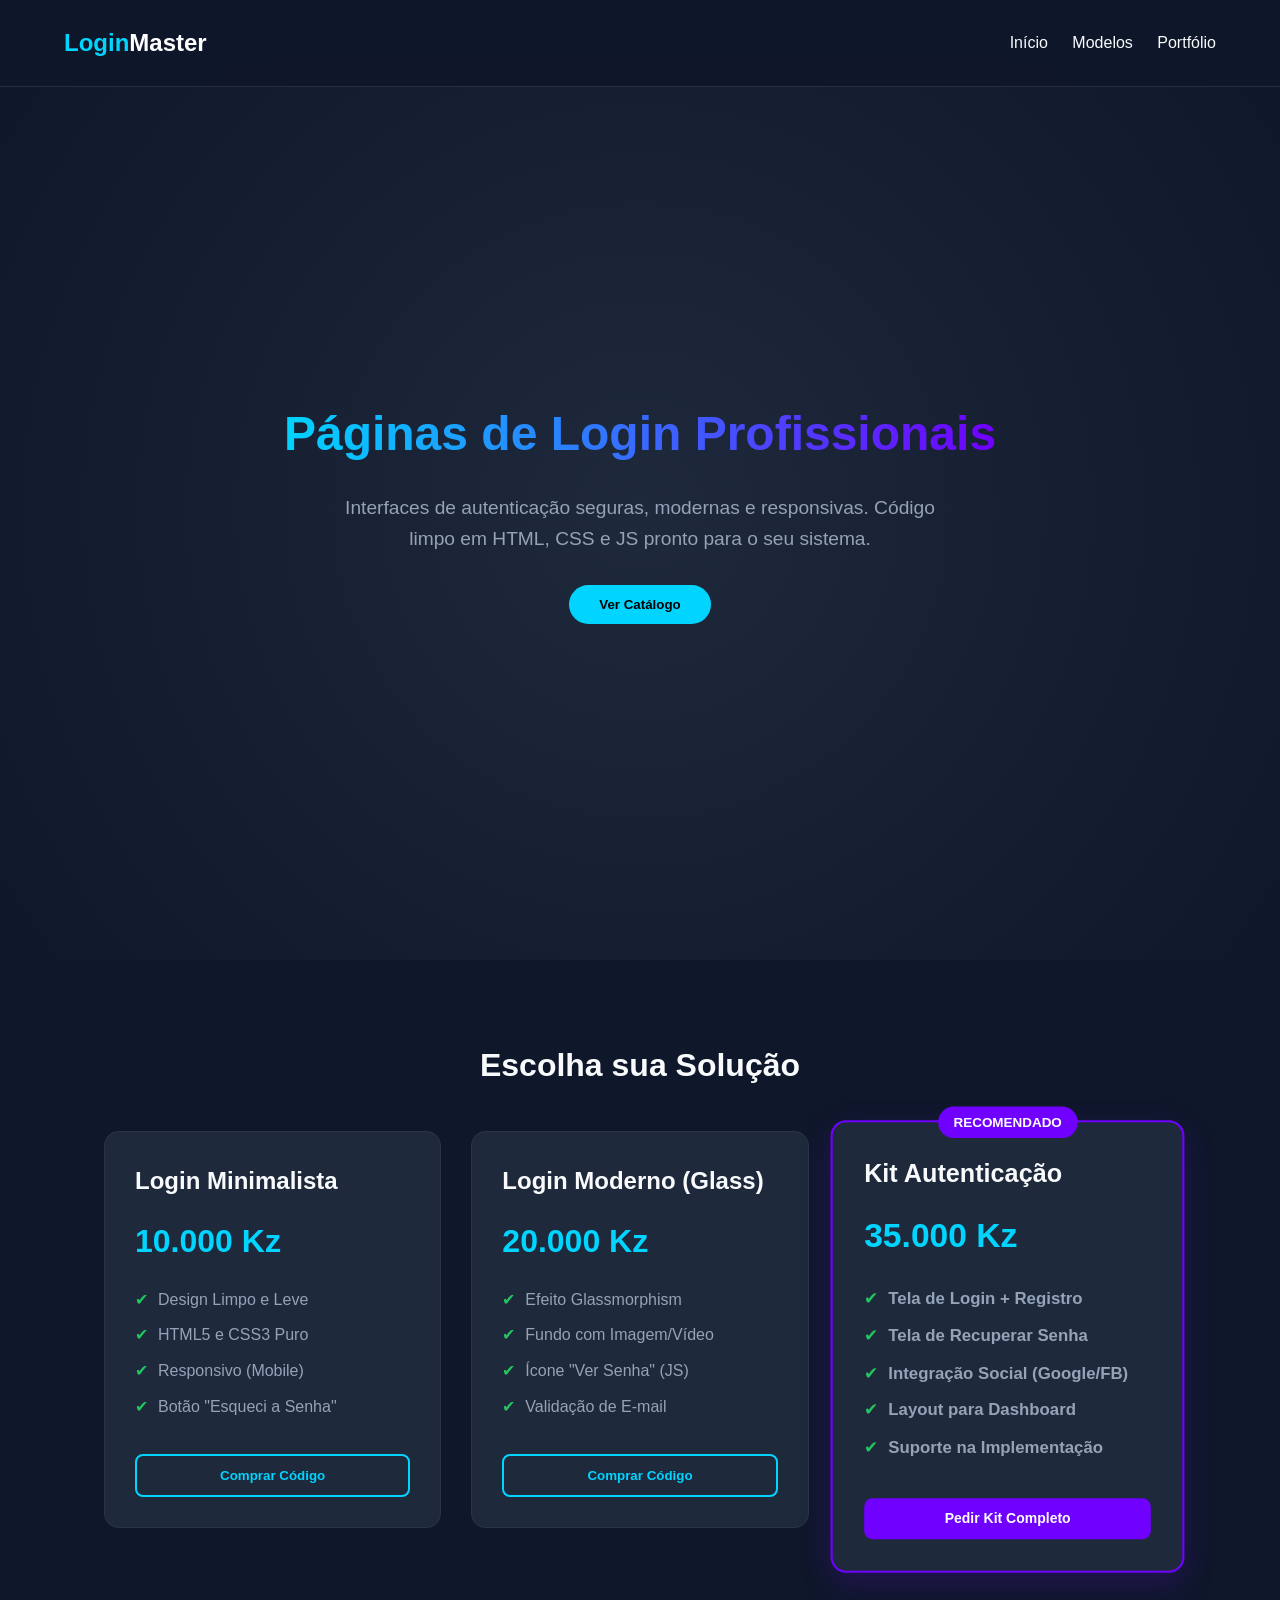
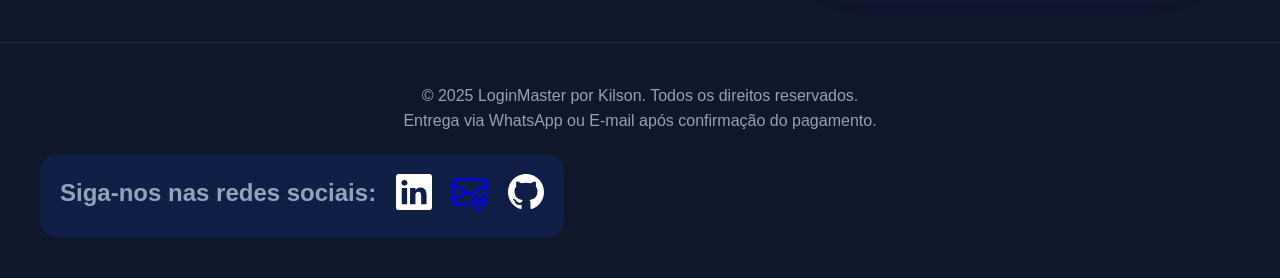
<file: index.html>
<!DOCTYPE html>
<html lang="pt-AO">

<head>
    <meta charset="UTF-8">
    <meta http-equiv="X-UA-Compatible" content="IE=edge">
    <meta name="viewport" content="width=device-width, initial-scale=1.0">
    <meta name="description" content="Portfólio de Kilson Dev, Frontend Developer Júnior. Projetos, artigos e habilidades em HTML, CSS e JavaScript.">
    <meta property="og:url" content="https://kilson-23.github.io/kilson-23/">
    <meta name="keywords" content="site, tecnologia, escola, Angola, programação">
    <meta name="author" content="Kilson">
    <meta name="viewport" content="width=device-width, initial-scale=1.0">
    <meta name="google-site-verification: google6fe95e03bc555a69.html">
    <title>LoginMaster - Venda de Páginas de Login</title>
    <style>
        :root {
            --primary: #00d4ff;
            --secondary: #7000ff;
            --bg-dark: #0f172a;
            --bg-card: #1e293b;
            --text-light: #f8fafc;
            --text-gray: #94a3b8;
            --success: #22c55e;
        }

        * {
            margin: 0;
            padding: 0;
            box-sizing: border-box;
            font-family: 'Segoe UI', sans-serif;
        }

        body {
            background-color: var(--bg-dark);
            color: var(--text-light);
            line-height: 1.6;
        }

        header {
            display: flex;
            justify-content: space-between;
            align-items: center;
            padding: 1.5rem 5%;
            background: rgba(15, 23, 42, 0.95);
            position: fixed;
            width: 100%;
            top: 0;
            z-index: 1000;
            border-bottom: 1px solid rgba(255, 255, 255, 0.1);
        }

        .logo {
            font-size: 1.5rem;
            font-weight: bold;
            color: var(--primary);
        }

        nav a {
            color: var(--text-light);
            text-decoration: none;
            margin-left: 20px;
            transition: 0.3s;
        }

        nav a:hover {
            color: var(--primary);
        }

        .hero {
            height: 100vh;
            display: flex;
            flex-direction: column;
            justify-content: center;
            align-items: center;
            text-align: center;
            background: radial-gradient(circle at center, #1e293b 0%, #0f172a 100%);
            padding: 0 20px;
            margin-top: 60px;
        }

        .hero h1 {
            font-size: 3rem;
            margin-bottom: 20px;
            background: linear-gradient(to right, var(--primary), var(--secondary));
            -webkit-background-clip: text;
            color: transparent;
        }

        .hero p {
            font-size: 1.2rem;
            color: var(--text-gray);
            max-width: 600px;
            margin-bottom: 30px;
        }

        .btn-cta {
            background: var(--primary);
            color: #000;
            padding: 12px 30px;
            border-radius: 50px;
            text-decoration: none;
            font-weight: bold;
            transition: transform 0.2s;
            cursor: pointer;
            border: none;
        }

        .btn-cta:hover {
            transform: scale(1.05);
            box-shadow: 0 0 15px var(--primary);
        }

        .section-title {
            text-align: center;
            margin: 80px 0 40px;
            font-size: 2rem;
        }

        .grid-container {
            display: grid;
            grid-template-columns: repeat(auto-fit, minmax(300px, 1fr));
            gap: 30px;
            padding: 0 5%;
            max-width: 1200px;
            margin: 0 auto;
            align-items: start;
        }

        .card {
            background: var(--bg-card);
            padding: 30px;
            border-radius: 15px;
            border: 1px solid rgba(255, 255, 255, 0.05);
            transition: 0.3s;
            position: relative;
            overflow: visible;
            display: flex;
            flex-direction: column;
        }

        .card:hover {
            transform: translateY(-10px);
            border-color: var(--primary);
        }

        /* Destaque para o Kit de 35k */
        .card.featured {
            border: 2px solid var(--secondary);
            transform: scale(1.05);
            box-shadow: 0 10px 30px rgba(112, 0, 255, 0.2);
        }

        .badge {
            position: absolute;
            top: -15px;
            left: 50%;
            transform: translateX(-50%);
            background: var(--secondary);
            color: white;
            padding: 5px 15px;
            border-radius: 20px;
            font-size: 0.8rem;
            font-weight: bold;
        }

        .card h3 {
            font-size: 1.5rem;
            margin-bottom: 15px;
        }

        .price {
            font-size: 2rem;
            font-weight: bold;
            color: var(--primary);
            margin-bottom: 20px;
        }

        .features {
            list-style: none;
            margin-bottom: 25px;
            color: var(--text-gray);
            flex-grow: 1;
        }

        .features li {
            margin-bottom: 10px;
            display: flex;
            align-items: center;
        }

        .features li::before {
            content: "✔";
            color: var(--success);
            margin-right: 10px;
        }

        .btn-buy {
            width: 100%;
            padding: 12px;
            background: transparent;
            border: 2px solid var(--primary);
            color: var(--primary);
            border-radius: 8px;
            cursor: pointer;
            font-weight: bold;
            transition: 0.3s;
        }

        .btn-buy:hover {
            background: var(--primary);
            color: #000;
        }

        .btn-featured {
            background: var(--secondary);
            color: white;
            border: none;
        }

        .btn-featured:hover {
            background: #5a00cc;
            color: white;
            transform: scale(1.02);
        }

        /* Modal */
        .modal-overlay {
            display: none;
            position: fixed;
            top: 0;
            left: 0;
            width: 100%;
            height: 100%;
            background: rgba(0, 0, 0, 0.8);
            z-index: 2000;
            align-items: center;
            justify-content: center;
            backdrop-filter: blur(5px);
        }

        .modal-content {
            background: var(--bg-card);
            padding: 40px;
            border-radius: 15px;
            width: 90%;
            max-width: 500px;
            position: relative;
            border: 1px solid var(--primary);
            animation: slideDown 0.3s ease;
        }

        .nav-links{
            display: flex;
            justify-content: center;
            gap: 20px;
            margin-top: 20px;
            transition: 0.7s;
            background: #0f1f46;
            width: fit-content;
            padding: 20px;
            border-radius: 18px;
        }

        .nav-links a{
            transition: 0.7s;
        }

        .nav-links a:hover{
            transform: translateY(-5px);
            transition: 0.7s;
        }

        .bi-envelope{
            background: linear-gradient(to right, #4285F4 25%, #EA4335 25% 50%, #FBBC04 50% 75%, #34A853 75%);
        }

        @keyframes slideDown {
            from {
                opacity: 0;
                transform: translateY(-50px);
            }

            to {
                opacity: 1;
                transform: translateY(0);
            }
        }

        .close-modal {
            position: absolute;
            top: 15px;
            right: 20px;
            font-size: 1.5rem;
            cursor: pointer;
            color: var(--text-gray);
        }

        form {
            display: flex;
            flex-direction: column;
            gap: 15px;
        }

        input,
        textarea {
            padding: 12px;
            background: rgba(0, 0, 0, 0.2);
            border: 1px solid rgba(255, 255, 255, 0.1);
            border-radius: 8px;
            color: #fff;
        }

        .submit-btn {
            background: linear-gradient(45deg, var(--secondary), var(--primary));
            border: none;
            color: white;
            padding: 15px;
            border-radius: 8px;
            font-weight: bold;
            cursor: pointer;
        }

        footer {
            text-align: center;
            padding: 40px;
            margin-top: 80px;
            border-top: 1px solid rgba(255, 255, 255, 0.1);
            color: var(--text-gray);
        }

        @media (max-width: 768px) {
            .hero h1 {
                font-size: 2rem;
            }

            header {
                flex-direction: column;
                gap: 10px;
            }

            .grid-container {
                padding-top: 20px;
            }

            .card.featured {
                transform: scale(1);
                margin: 20px 0;
            }
        }
    </style>
</head>

<body>

    <header>
        <div class="logo">Login<span style="color:#fff">Master</span></div>
        <nav>
            <a href="#inicio">Início</a>
            <a href="#modelos">Modelos</a>
            <a href="https://kilson-23.github.io/kilson-23/" target="_blank">Portfólio</a>
        </nav>
    </header>

    <section class="hero" id="inicio">
        <h1>Páginas de Login Profissionais</h1>
        <p>Interfaces de autenticação seguras, modernas e responsivas. Código limpo em HTML, CSS e JS pronto para o seu
            sistema.</p>
        <button class="btn-cta" onclick="scrollToServices()">Ver Catálogo</button>
    </section>

    <h2 class="section-title" id="modelos">Escolha sua Solução</h2>
    <section class="grid-container">

        <div class="card">
            <h3>Login Minimalista</h3>
            <div class="price">10.000 Kz</div>
            <ul class="features">
                <li>Design Limpo e Leve</li>
                <li>HTML5 e CSS3 Puro</li>
                <li>Responsivo (Mobile)</li>
                <li>Botão "Esqueci a Senha"</li>
            </ul>
            <button class="btn-buy" onclick="openModal('Login Minimalista - 10.000 Kz')">Comprar Código</button>
        </div>

        <div class="card">
            <h3>Login Moderno (Glass)</h3>
            <div class="price">20.000 Kz</div>
            <ul class="features">
                <li>Efeito Glassmorphism</li>
                <li>Fundo com Imagem/Vídeo</li>
                <li>Ícone "Ver Senha" (JS)</li>
                <li>Validação de E-mail</li>
            </ul>
            <button class="btn-buy" onclick="openModal('Login Glassmorphism - 20.000 Kz')">Comprar Código</button>
        </div>

        <div class="card featured">
            <div class="badge">RECOMENDADO</div>
            <h3>Kit Autenticação</h3>
            <div class="price">35.000 Kz</div>
            <ul class="features">
                <li><strong>Tela de Login + Registro</strong></li>
                <li><strong>Tela de Recuperar Senha</strong></li>
                <li><strong>Integração Social (Google/FB)</strong></li>
                <li><strong>Layout para Dashboard</strong></li>
                <li><strong>Suporte na Implementação</strong></li>
            </ul>
            <button class="btn-buy btn-featured" onclick="openModal('Kit Autenticação Completo - 35.000 Kz')">Pedir Kit
                Completo</button>
        </div>

    </section>

    <footer>
        <p>&copy; 2025 LoginMaster por Kilson. Todos os direitos reservados.</p>
        <p>Entrega via WhatsApp ou E-mail após confirmação do pagamento.</p>

        <div class="nav-links">
            <h2 class="text">Siga-nos nas redes sociais:</h2>
            <a href="https://www.linkedin.com/in/joaquim-domingos-354a72284/">
                <svg xmlns="http://www.w3.org/2000/svg" width="36" height="36" fill="white" class="bi bi-linkedin" viewBox="0 0 16 16">
                <path d="M0 1.146C0 .513.526 0 1.175 0h13.65C15.474 0 16 .513 16 1.146v13.708c0 .633-.526 1.146-1.175 1.146H1.175C.526 16 0 15.487 0 14.854zm4.943 12.248V6.169H2.542v7.225zm-1.2-8.212c.837 0 1.358-.554 1.358-1.248-.015-.709-.52-1.248-1.342-1.248S2.4 3.226 2.4 3.934c0 .694.521 1.248 1.327 1.248zm4.908 8.212V9.359c0-.216.016-.432.08-.586.173-.431.568-.878 1.232-.878.869 0 1.216.662 1.216 1.634v3.865h2.401V9.25c0-2.22-1.184-3.252-2.764-3.252-1.274 0-1.845.7-2.165 1.193v.025h-.016l.016-.025V6.169h-2.4c.03.678 0 7.225 0 7.225z"/>
            </svg>
        </a>


             <a href="mailto:joaquimdomingos329@gmail.com" title="Envie-nos um e-mail">
        <svg xmlns="http://www.w3.org/2000/svg"  width="36" height="36" fill="blue" class="bi bi-envelope-at" viewBox="0 0 16 16">
          <path d="M2 2a2 2 0 0 0-2 2v8.01A2 2 0 0 0 2 14h5.5a.5.5 0 0 0 0-1H2a1 1 0 0 1-.966-.741l5.64-3.471L8 9.583l7-4.2V8.5a.5.5 0 0 0 1 0V4a2 2 0 0 0-2-2zm3.708 6.208L1 11.105V5.383zM1 4.217V4a1 1 0 0 1 1-1h12a1 1 0 0 1 1 1v.217l-7 4.2z"/>
          <path d="M14.247 14.269c1.01 0 1.587-.857 1.587-2.025v-.21C15.834 10.43 14.64 9 12.52 9h-.035C10.42 9 9 10.36 9 12.432v.214C9 14.82 10.438 16 12.358 16h.044c.594 0 1.018-.074 1.237-.175v-.73c-.245.11-.673.18-1.18.18h-.044c-1.334 0-2.571-.788-2.571-2.655v-.157c0-1.657 1.058-2.724 2.64-2.724h.04c1.535 0 2.484 1.05 2.484 2.326v.118c0 .975-.324 1.39-.639 1.39-.232 0-.41-.148-.41-.42v-2.19h-.906v.569h-.03c-.084-.298-.368-.63-.954-.63-.778 0-1.259.555-1.259 1.4v.528c0 .892.49 1.434 1.26 1.434.471 0 .896-.227 1.014-.643h.043c.118.42.617.648 1.12.648m-2.453-1.588v-.227c0-.546.227-.791.573-.791.297 0 .572.192.572.708v.367c0 .573-.253.744-.564.744-.354 0-.581-.215-.581-.8Z"/>
        </svg>


            <a href="https://kilson-23.github.io/kilson-23/" target="_blank">
                <svg xmlns="http://www.w3.org/2000/svg" width="36" height="36" fill="white" class="bi bi-github" viewBox="0 0 16 16">
                <path d="M8 0C3.58 0 0 3.58 0 8c0 3.54 2.29 6.53 5.47 7.59.4.07.55-.17.55-.38 0-.19-.01-.82-.01-1.49-2.01.37-2.53-.49-2.69-.94-.09-.23-.48-.94-.82-1.13-.28-.15-.68-.52-.01-.53.63-.01 1.08.58 1.23.82.72 1.21 1.87.87 2.33.66.07-.52.28-.87.51-1.07-1.78-.2-3.64-.89-3.64-3.95 0-.87.31-1.59.82-2.15-.08-.2-.36-1.02.08-2.12 0 0 .67-.21 2.2.82.64-.18 1.32-.27 2-.27s1.36.09 2 .27c1.53-1.04 2.2-.82 2.2-.82.44 1.1.16 1.92.08 2.12.51.56.82 1.27.82 2.15 0 3.07-1.87 3.75-3.65 3.95.29.25.54.73.54 1.48 0 1.07-.01 1.93-.01 2.2 0 .21.15.46.55.38A8.01 8.01 0 0 0 16 8c0-4.42-3.58-8-8-8"/>
                </svg>
            </a>
        </div>
    </footer>

    <div class="modal-overlay" id="orderModal">
        <div class="modal-content">
            <span class="close-modal" onclick="closeModal()">&times;</span>
            <h2 style="margin-bottom: 20px;">Finalizar Pedido</h2>
            <form id="orderForm" onsubmit="submitOrder(event)">
                <input type="text" id="name" placeholder="Seu Nome Completo" required>
                <input type="text" id="service" readonly
                    style="background: rgba(255,255,255,0.05); color: var(--primary); font-weight: bold;">
                <input type="tel" id="contact" placeholder="Seu WhatsApp (Ex: 936525299)" required>
                <textarea id="obs" rows="3" placeholder="Alguma observação ou preferência de cor?"></textarea>
                <button type="submit" class="submit-btn">Enviar Pedido para o WhatsApp</button>
            </form>
        </div>
    </div>

    <script>
        const modal = document.getElementById('orderModal');
        const serviceInput = document.getElementById('service');

        function scrollToServices() {
            document.getElementById('modelos').scrollIntoView({ behavior: 'smooth' });
        }

        function openModal(serviceName) {
            serviceInput.value = serviceName;
            modal.style.display = 'flex';
        }

        function closeModal() {
            modal.style.display = 'none';
        }

        window.onclick = function (event) {
            if (event.target == modal) closeModal();
        }

        function submitOrder(event) {
            event.preventDefault();

            const name = document.getElementById('name').value;
            const service = document.getElementById('service').value;
            const contact = document.getElementById('contact').value;
            const obs = document.getElementById('obs').value;

            const myNumber = "244936525299";
            const message = `*NOVO PEDIDO - LOGINMASTER*%0A%0A` +
                `*Cliente:* ${name}%0A` +
                `*Produto:* ${service}%0A` +
                `*Contacto:* ${contact}%0A` +
                `*Notas:* ${obs || 'Nenhuma'}`;

            const whatsappUrl = `https://wa.me/${myNumber}?text=${message}`;

            window.open(whatsappUrl, '_blank');
            closeModal();
        }
    </script>
</body>


</html>
</file>
